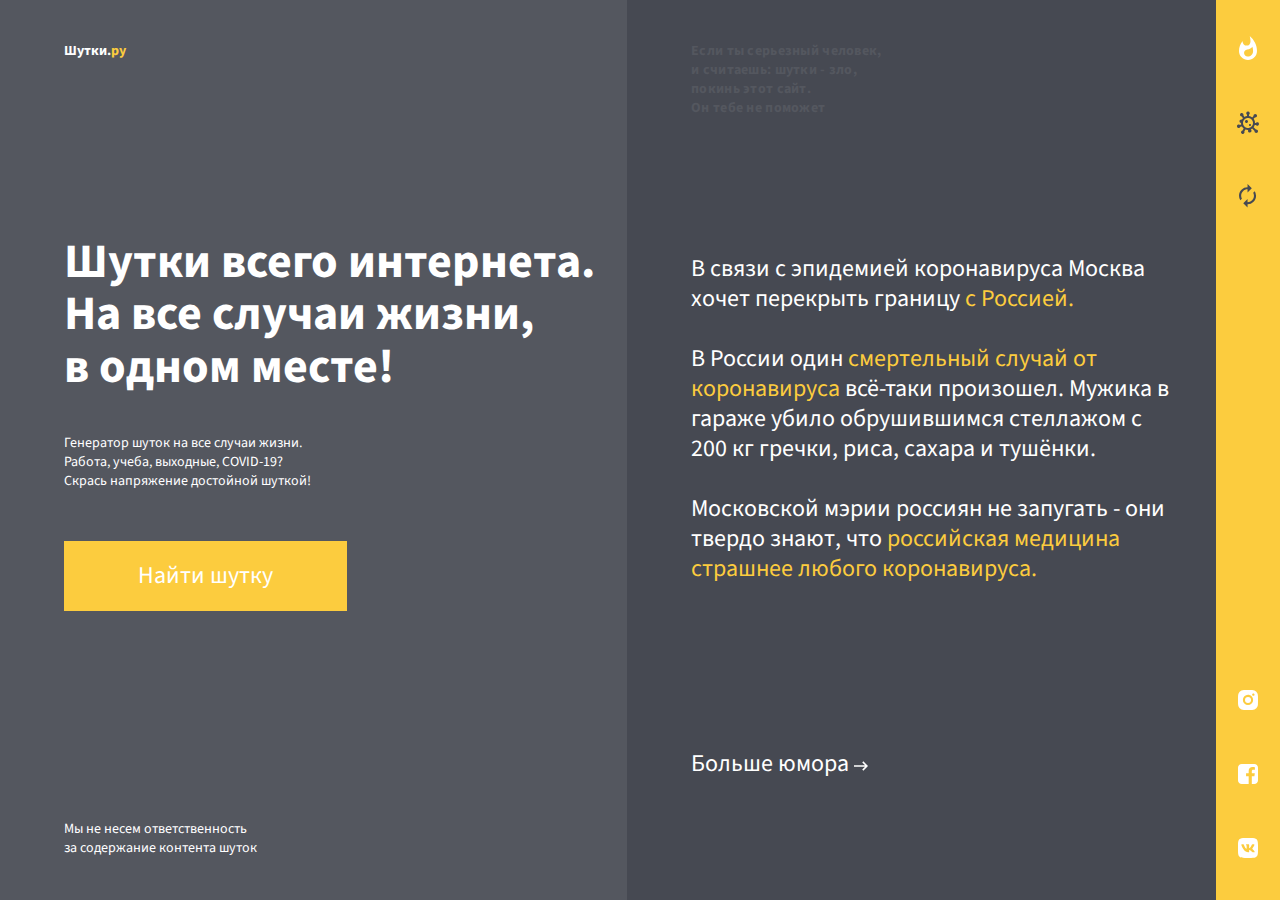
<file: index.html>
<!DOCTYPE html>
<html lang="en">
<head>
    <meta charset="UTF-8">
    <meta name="viewport" content="width=device-width, initial-scale=1.0">
    <title>Document</title>
    <link href="https://fonts.googleapis.com/css?family=Open+Sans:400,700|Source+Sans+Pro:400,700&display=swap&subset=cyrillic-ext" rel="stylesheet">
    <link rel="stylesheet" href="css/style.min.css">
</head>
<body>
    <div class="wrapper">
        <div class="main">
            <div class="leftside">
                <div class="leftside__logo">
                    Шутки.<span class="highlight">ру</span> 
                </div>
                <div class="leftside__content">
                    <h1>Шутки всего интернета.<br>
                        На все случаи жизни,<br>
                        в одном месте!
                    </h1>
                    <div class="leftside__description">
                        Генератор шуток на все случаи жизни.<br>
                        Работа, учеба, выходные, COVID-19?<br>
                        Скрась напряжение достойной шуткой!
                    </div>
                    <div class="leftside__button">
                        <a href="">Найти шутку</a>
                    </div>
                </div>
                <div class="leftside__responsibility">
                    Мы не несем ответственность<br>
                    за содержание контента шуток
                </div>
            </div>
            <div class="rightside">
                <div class="rightside__warning">
                    Если ты серьезный человек,<br>
                    и считаешь: шутки - зло,<br>
                    покинь этот сайт.<br>
                    Он тебе не поможет 
                </div>
                <div class="rightside__content">
                    <p class="rightside__joke">В связи с эпидемией коронавируса 
                        Москва хочет перекрыть границу 
                        <span class="highlight">с Россией.</span></p>
                    <p class="rightside__joke">В России один 
                        <span class="highlight">смертельный случай 
                            от коронавируса</span> всё-таки произошел.
                        Мужика в гараже убило обрушившимся 
                        стеллажом с 200 кг гречки, риса, 
                        сахара и тушёнки.</p>
                    <p class="rightside__joke">Московской мэрии россиян не запугать - 
                        они твердо знают, что <span class="highlight"> российская медицина 
                            страшнее любого коронавируса.</span></p>
                    <p class="rightside__joke"></p>
                </div>
                <div class="rightside__link">
                    <a href="jokes2.html">Больше юмора <svg width="14" height="10" viewBox="0 0 14 10" fill="none" xmlns="http://www.w3.org/2000/svg">
                        <path d="M0 4.23435H11.0104L8.23958 1.42706L9.33333 0.333313L14 4.99998L9.33333 9.66665L8.23958 8.5729L11.0104 5.7656H0V4.23435Z" fill="white"/>
                        </svg>
                        </a>
                </div>
            </div>
            <aside class="aside">
                <nav class="aside__navigation">
                    <ul>
                        <li>
                            <a href="#">
                                <img src="img/first.svg" alt="">
                            </a>    
                        </li>
                        <li>
                            <a href="#">
                                <img src="img/second.svg" alt="">
                            </a>
                        </li>
                        <li>
                            <a href="#">
                                <img src="img/third.svg" alt="">
                            </a>
                        </li>
                    </ul>
                </nav>
                <nav class="aside__links">
                    <ul>
                        <li>
                            <img src="img/instagram.svg" alt="">
                        </li>
                        <li>
                           <img src="img/facebook.svg" alt="">
                        </li>
                        <li>
                            <img src="img/vk.svg" alt=""> 
                        </li>
                    </ul>
                </nav>
            </aside>
        </div>
    </div>
    <script src="js/app.min.js"></script>
</body>
</html>
</file>
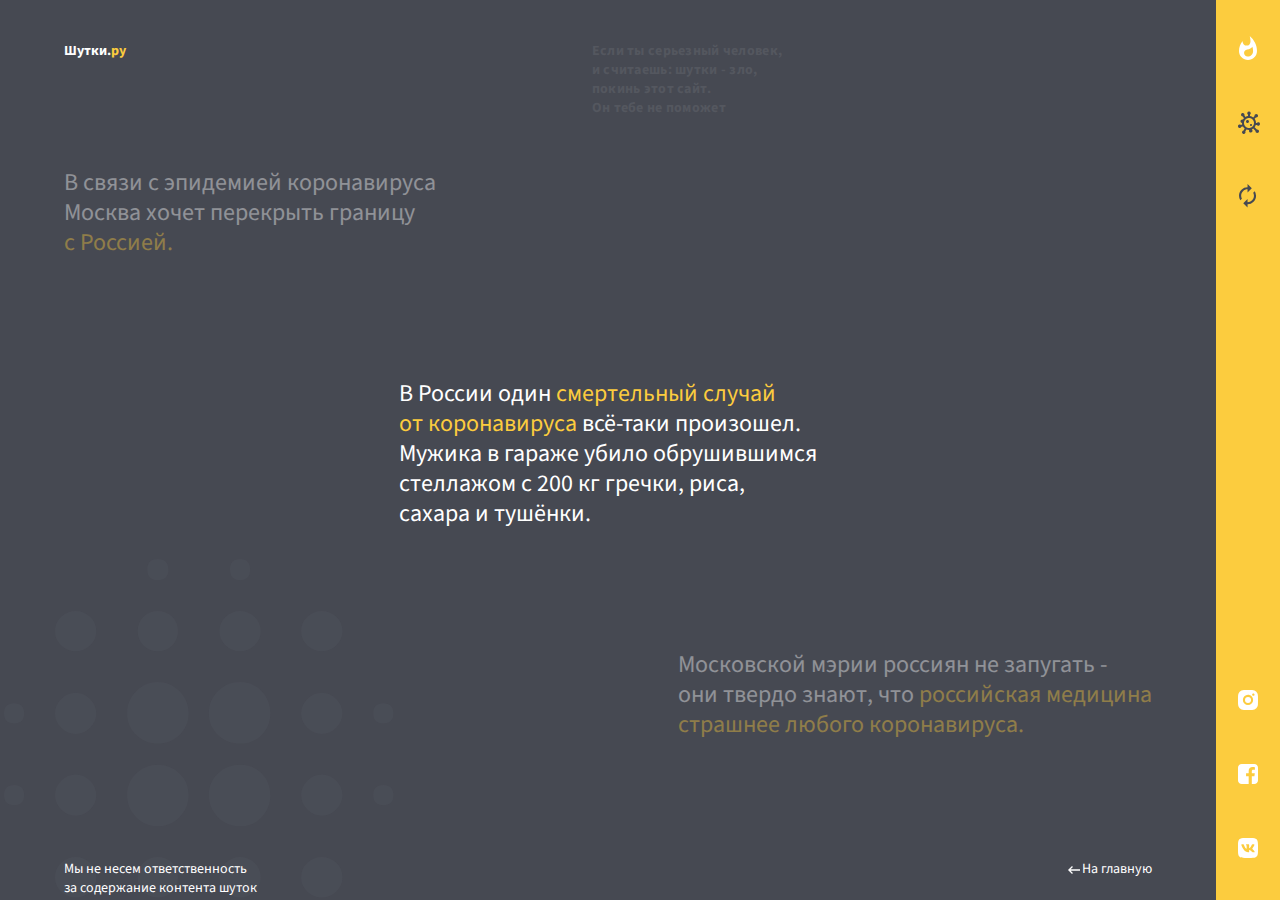
<file: jokes2.html>
<!DOCTYPE html>
<html lang="en">
<head>
    <meta charset="UTF-8">
    <meta name="viewport" content="width=device-width, initial-scale=1.0">
    <title>Document</title>
    <link href="https://fonts.googleapis.com/css?family=Open+Sans:400,700|Source+Sans+Pro:400,700&display=swap&subset=cyrillic-ext" rel="stylesheet">
    <link rel="stylesheet" href="css/style.min.css">
</head>
<body>
    <div class="wrapper">
        <div class="main">
            <div class="jokes">
                <div class="jokes__heading">
                    <div class="jokes__logo">
                        Шутки.<span class="highlight">ру</span> 
                    </div>
                    <div class="jokes__warning">
                        Если ты серьезный человек,<br>
                        и считаешь: шутки - зло,<br>
                        покинь этот сайт.<br>
                        Он тебе не поможет 
                    </div>
                </div>
                <div class="jokes__content">
                    <div id="joke1" class="joke">
                        <p>В связи с эпидемией коронавируса<br> 
                        Москва хочет перекрыть границу<br> 
                        <span class="highlight">с Россией.</span></p>
                    </div>
                    <div id="joke2" class="joke">
                        <p>В России один <span class="highlight">смертельный случай<br> 
                        от коронавируса</span> всё-таки произошел.<br>
                        Мужика в гараже убило обрушившимся<br> 
                        стеллажом с 200 кг гречки, риса,<br>
                        сахара и тушёнки.
                        </p>
                    </div>
                    <div id="joke3" class="joke">
                        <p>Московской мэрии россиян не запугать - <br>
                        они твердо знают, что <span class="highlight"> российская медицина<br> 
                        страшнее любого коронавируса.</span></p>
                    </div>
                </div>
                <div class="jokes__footer">
                    <div class="jokes__responsibility">
                        Мы не несем ответственность<br>
                        за содержание контента шуток
                    </div>
                    <div class="jokes__tomain">
                        <a href="home.html">
                            <svg width="14" height="14" viewBox="0 0 14 14" fill="none" xmlns="http://www.w3.org/2000/svg">
                                <g clip-path="url(#clip0)">
                                <path d="M14 7.76558L2.98958 7.76558L5.76042 10.5729L4.66667 11.6666L0 6.99996L4.66667 2.33329L5.76042 3.42704L2.98958 6.23433L14 6.23433V7.76558Z" fill="white"/>
                                </g>
                                <defs>
                                <clipPath id="clip0">
                                <rect x="14" y="14" width="14" height="14" transform="rotate(-180 14 14)" fill="white"/>
                                </clipPath>
                                </defs>
                                </svg>
                                
                            На главную</a>
                    </div> 
                </div>
            </div>
            <div class="aside">
                <nav class="aside__navigation">
                    <ul>
                        <li>
                            <a href="#">
                                <img src="img/first.svg" alt="">
                            </a>    
                        </li>
                        <li>
                            <a href="#">
                                <img src="img/second.svg" alt="">
                            </a>
                        </li>
                        <li>
                            <a href="#">
                                <img src="img/third.svg" alt="">
                            </a>
                        </li>
                    </ul>
                </nav>
                <nav class="aside__links">
                    <ul>
                        <li>
                            <img src="img/instagram.svg" alt="">
                        </li>
                        <li>
                           <img src="img/facebook.svg" alt="">
                        </li>
                        <li>
                            <img src="img/vk.svg" alt=""> 
                        </li>
                    </ul>
                </nav>
            </div>
        </div>
    </div>
    <script src="js/app.min.js"></script>
</body>
</html>
</file>
<file: css/style.min.css>
/*! normalize.css v8.0.1 | MIT License | github.com/necolas/normalize.css */html{line-height:1.15;-webkit-text-size-adjust:100%}body{margin:0}main{display:block}h1{font-size:2em;margin:.67em 0}hr{box-sizing:content-box;height:0;overflow:visible}pre{font-family:monospace,monospace;font-size:1em}a{background-color:transparent}abbr[title]{border-bottom:none;text-decoration:underline;text-decoration:underline dotted}b,strong{font-weight:bolder}code,kbd,samp{font-family:monospace,monospace;font-size:1em}small{font-size:80%}sub,sup{font-size:75%;line-height:0;position:relative;vertical-align:baseline}sub{bottom:-.25em}sup{top:-.5em}img{border-style:none}button,input,optgroup,select,textarea{font-family:inherit;font-size:100%;line-height:1.15;margin:0}button,input{overflow:visible}button,select{text-transform:none}[type=button],[type=reset],[type=submit],button{-webkit-appearance:button}[type=button]::-moz-focus-inner,[type=reset]::-moz-focus-inner,[type=submit]::-moz-focus-inner,button::-moz-focus-inner{border-style:none;padding:0}[type=button]:-moz-focusring,[type=reset]:-moz-focusring,[type=submit]:-moz-focusring,button:-moz-focusring{outline:ButtonText dotted 1px}fieldset{padding:.35em .75em .625em}legend{box-sizing:border-box;color:inherit;display:table;max-width:100%;padding:0;white-space:normal}progress{vertical-align:baseline}textarea{overflow:auto}[type=checkbox],[type=radio]{box-sizing:border-box;padding:0}[type=number]::-webkit-inner-spin-button,[type=number]::-webkit-outer-spin-button{height:auto}[type=search]{-webkit-appearance:textfield;outline-offset:-2px}[type=search]::-webkit-search-decoration{-webkit-appearance:none}::-webkit-file-upload-button{-webkit-appearance:button;font:inherit}details{display:block}summary{display:list-item}template{display:none}[hidden]{display:none}@font-face{font-family:swiper-icons;src:url("data:application/font-woff;charset=utf-8;base64, [base64]//wADZ2x5ZgAAAywAAADMAAAD2MHtryVoZWFkAAABbAAAADAAAAA2E2+eoWhoZWEAAAGcAAAAHwAAACQC9gDzaG10eAAAAigAAAAZAAAArgJkABFsb2NhAAAC0AAAAFoAAABaFQAUGG1heHAAAAG8AAAAHwAAACAAcABAbmFtZQAAA/gAAAE5AAACXvFdBwlwb3N0AAAFNAAAAGIAAACE5s74hXjaY2BkYGAAYpf5Hu/j+W2+MnAzMYDAzaX6QjD6/4//Bxj5GA8AuRwMYGkAPywL13jaY2BkYGA88P8Agx4j+/8fQDYfA1AEBWgDAIB2BOoAeNpjYGRgYNBh4GdgYgABEMnIABJzYNADCQAACWgAsQB42mNgYfzCOIGBlYGB0YcxjYGBwR1Kf2WQZGhhYGBiYGVmgAFGBiQQkOaawtDAoMBQxXjg/wEGPcYDDA4wNUA2CCgwsAAAO4EL6gAAeNpj2M0gyAACqxgGNWBkZ2D4/wMA+xkDdgAAAHjaY2BgYGaAYBkGRgYQiAHyGMF8FgYHIM3DwMHABGQrMOgyWDLEM1T9/w8UBfEMgLzE////P/5//f/V/xv+r4eaAAeMbAxwIUYmIMHEgKYAYjUcsDAwsLKxc3BycfPw8jEQA/[base64]/uznmfPFBNODM2K7MTQ45YEAZqGP81AmGGcF3iPqOop0r1SPTaTbVkfUe4HXj97wYE+yNwWYxwWu4v1ugWHgo3S1XdZEVqWM7ET0cfnLGxWfkgR42o2PvWrDMBSFj/IHLaF0zKjRgdiVMwScNRAoWUoH78Y2icB/yIY09An6AH2Bdu/UB+yxopYshQiEvnvu0dURgDt8QeC8PDw7Fpji3fEA4z/PEJ6YOB5hKh4dj3EvXhxPqH/SKUY3rJ7srZ4FZnh1PMAtPhwP6fl2PMJMPDgeQ4rY8YT6Gzao0eAEA409DuggmTnFnOcSCiEiLMgxCiTI6Cq5DZUd3Qmp10vO0LaLTd2cjN4fOumlc7lUYbSQcZFkutRG7g6JKZKy0RmdLY680CDnEJ+UMkpFFe1RN7nxdVpXrC4aTtnaurOnYercZg2YVmLN/d/gczfEimrE/fs/bOuq29Zmn8tloORaXgZgGa78yO9/cnXm2BpaGvq25Dv9S4E9+5SIc9PqupJKhYFSSl47+Qcr1mYNAAAAeNptw0cKwkAAAMDZJA8Q7OUJvkLsPfZ6zFVERPy8qHh2YER+3i/BP83vIBLLySsoKimrqKqpa2hp6+jq6RsYGhmbmJqZSy0sraxtbO3sHRydnEMU4uR6yx7JJXveP7WrDycAAAAAAAH//wACeNpjYGRgYOABYhkgZgJCZgZNBkYGLQZtIJsFLMYAAAw3ALgAeNolizEKgDAQBCchRbC2sFER0YD6qVQiBCv/H9ezGI6Z5XBAw8CBK/m5iQQVauVbXLnOrMZv2oLdKFa8Pjuru2hJzGabmOSLzNMzvutpB3N42mNgZGBg4GKQYzBhYMxJLMlj4GBgAYow/P/PAJJhLM6sSoWKfWCAAwDAjgbRAAB42mNgYGBkAIIbCZo5IPrmUn0hGA0AO8EFTQAA") format("woff");font-weight:400;font-style:normal}:root{--swiper-theme-color:#007aff}.swiper-container{margin-left:auto;margin-right:auto;position:relative;overflow:hidden;list-style:none;padding:0;z-index:1}.swiper-container-vertical>.swiper-wrapper{flex-direction:column}.swiper-wrapper{position:relative;width:100%;height:100%;z-index:1;display:flex;transition-property:transform;box-sizing:content-box}.swiper-container-android .swiper-slide,.swiper-wrapper{transform:translate3d(0,0,0)}.swiper-container-multirow>.swiper-wrapper{flex-wrap:wrap}.swiper-container-multirow-column>.swiper-wrapper{flex-wrap:wrap;flex-direction:column}.swiper-container-free-mode>.swiper-wrapper{transition-timing-function:ease-out;margin:0 auto}.swiper-slide{flex-shrink:0;width:100%;height:100%;position:relative;transition-property:transform}.swiper-slide-invisible-blank{visibility:hidden}.swiper-container-autoheight,.swiper-container-autoheight .swiper-slide{height:auto}.swiper-container-autoheight .swiper-wrapper{align-items:flex-start;transition-property:transform,height}.swiper-container-3d{perspective:1200px}.swiper-container-3d .swiper-cube-shadow,.swiper-container-3d .swiper-slide,.swiper-container-3d .swiper-slide-shadow-bottom,.swiper-container-3d .swiper-slide-shadow-left,.swiper-container-3d .swiper-slide-shadow-right,.swiper-container-3d .swiper-slide-shadow-top,.swiper-container-3d .swiper-wrapper{transform-style:preserve-3d}.swiper-container-3d .swiper-slide-shadow-bottom,.swiper-container-3d .swiper-slide-shadow-left,.swiper-container-3d .swiper-slide-shadow-right,.swiper-container-3d .swiper-slide-shadow-top{position:absolute;left:0;top:0;width:100%;height:100%;pointer-events:none;z-index:10}.swiper-container-3d .swiper-slide-shadow-left{background-image:linear-gradient(to left,rgba(0,0,0,.5),rgba(0,0,0,0))}.swiper-container-3d .swiper-slide-shadow-right{background-image:linear-gradient(to right,rgba(0,0,0,.5),rgba(0,0,0,0))}.swiper-container-3d .swiper-slide-shadow-top{background-image:linear-gradient(to top,rgba(0,0,0,.5),rgba(0,0,0,0))}.swiper-container-3d .swiper-slide-shadow-bottom{background-image:linear-gradient(to bottom,rgba(0,0,0,.5),rgba(0,0,0,0))}.swiper-container-css-mode>.swiper-wrapper{overflow:auto;scrollbar-width:none;-ms-overflow-style:none}.swiper-container-css-mode>.swiper-wrapper::-webkit-scrollbar{display:none}.swiper-container-css-mode>.swiper-wrapper>.swiper-slide{scroll-snap-align:start start}.swiper-container-horizontal.swiper-container-css-mode>.swiper-wrapper{scroll-snap-type:x mandatory}.swiper-container-vertical.swiper-container-css-mode>.swiper-wrapper{scroll-snap-type:y mandatory}:root{--swiper-navigation-size:44px}.swiper-button-next,.swiper-button-prev{position:absolute;top:50%;width:calc(var(--swiper-navigation-size)/ 44 * 27);height:var(--swiper-navigation-size);margin-top:calc(-1 * var(--swiper-navigation-size)/ 2);z-index:10;cursor:pointer;display:flex;align-items:center;justify-content:center;color:var(--swiper-navigation-color,var(--swiper-theme-color))}.swiper-button-next.swiper-button-disabled,.swiper-button-prev.swiper-button-disabled{opacity:.35;cursor:auto;pointer-events:none}.swiper-button-next:after,.swiper-button-prev:after{font-family:swiper-icons;font-size:var(--swiper-navigation-size);text-transform:none!important;letter-spacing:0;text-transform:none;font-variant:initial}.swiper-button-prev,.swiper-container-rtl .swiper-button-next{left:10px;right:auto}.swiper-button-prev:after,.swiper-container-rtl .swiper-button-next:after{content:'prev'}.swiper-button-next,.swiper-container-rtl .swiper-button-prev{right:10px;left:auto}.swiper-button-next:after,.swiper-container-rtl .swiper-button-prev:after{content:'next'}.swiper-button-next.swiper-button-white,.swiper-button-prev.swiper-button-white{--swiper-navigation-color:#ffffff}.swiper-button-next.swiper-button-black,.swiper-button-prev.swiper-button-black{--swiper-navigation-color:#000000}.swiper-button-lock{display:none}.swiper-pagination{position:absolute;text-align:center;transition:opacity .3s;transform:translate3d(0,0,0);z-index:10}.swiper-pagination.swiper-pagination-hidden{opacity:0}.swiper-container-horizontal>.swiper-pagination-bullets,.swiper-pagination-custom,.swiper-pagination-fraction{bottom:10px;left:0;width:100%}.swiper-pagination-bullets-dynamic{overflow:hidden;font-size:0}.swiper-pagination-bullets-dynamic .swiper-pagination-bullet{transform:scale(.33);position:relative}.swiper-pagination-bullets-dynamic .swiper-pagination-bullet-active{transform:scale(1)}.swiper-pagination-bullets-dynamic .swiper-pagination-bullet-active-main{transform:scale(1)}.swiper-pagination-bullets-dynamic .swiper-pagination-bullet-active-prev{transform:scale(.66)}.swiper-pagination-bullets-dynamic .swiper-pagination-bullet-active-prev-prev{transform:scale(.33)}.swiper-pagination-bullets-dynamic .swiper-pagination-bullet-active-next{transform:scale(.66)}.swiper-pagination-bullets-dynamic .swiper-pagination-bullet-active-next-next{transform:scale(.33)}.swiper-pagination-bullet{width:8px;height:8px;display:inline-block;border-radius:100%;background:#000;opacity:.2}button.swiper-pagination-bullet{border:none;margin:0;padding:0;box-shadow:none;-webkit-appearance:none;-moz-appearance:none;appearance:none}.swiper-pagination-clickable .swiper-pagination-bullet{cursor:pointer}.swiper-pagination-bullet-active{opacity:1;background:var(--swiper-pagination-color,var(--swiper-theme-color))}.swiper-container-vertical>.swiper-pagination-bullets{right:10px;top:50%;transform:translate3d(0,-50%,0)}.swiper-container-vertical>.swiper-pagination-bullets .swiper-pagination-bullet{margin:6px 0;display:block}.swiper-container-vertical>.swiper-pagination-bullets.swiper-pagination-bullets-dynamic{top:50%;transform:translateY(-50%);width:8px}.swiper-container-vertical>.swiper-pagination-bullets.swiper-pagination-bullets-dynamic .swiper-pagination-bullet{display:inline-block;transition:transform .2s,top .2s}.swiper-container-horizontal>.swiper-pagination-bullets .swiper-pagination-bullet{margin:0 4px}.swiper-container-horizontal>.swiper-pagination-bullets.swiper-pagination-bullets-dynamic{left:50%;transform:translateX(-50%);white-space:nowrap}.swiper-container-horizontal>.swiper-pagination-bullets.swiper-pagination-bullets-dynamic .swiper-pagination-bullet{transition:transform .2s,left .2s}.swiper-container-horizontal.swiper-container-rtl>.swiper-pagination-bullets-dynamic .swiper-pagination-bullet{transition:transform .2s,right .2s}.swiper-pagination-progressbar{background:rgba(0,0,0,.25);position:absolute}.swiper-pagination-progressbar .swiper-pagination-progressbar-fill{background:var(--swiper-pagination-color,var(--swiper-theme-color));position:absolute;left:0;top:0;width:100%;height:100%;transform:scale(0);transform-origin:left top}.swiper-container-rtl .swiper-pagination-progressbar .swiper-pagination-progressbar-fill{transform-origin:right top}.swiper-container-horizontal>.swiper-pagination-progressbar,.swiper-container-vertical>.swiper-pagination-progressbar.swiper-pagination-progressbar-opposite{width:100%;height:4px;left:0;top:0}.swiper-container-horizontal>.swiper-pagination-progressbar.swiper-pagination-progressbar-opposite,.swiper-container-vertical>.swiper-pagination-progressbar{width:4px;height:100%;left:0;top:0}.swiper-pagination-white{--swiper-pagination-color:#ffffff}.swiper-pagination-black{--swiper-pagination-color:#000000}.swiper-pagination-lock{display:none}.swiper-scrollbar{border-radius:10px;position:relative;-ms-touch-action:none;background:rgba(0,0,0,.1)}.swiper-container-horizontal>.swiper-scrollbar{position:absolute;left:1%;bottom:3px;z-index:50;height:5px;width:98%}.swiper-container-vertical>.swiper-scrollbar{position:absolute;right:3px;top:1%;z-index:50;width:5px;height:98%}.swiper-scrollbar-drag{height:100%;width:100%;position:relative;background:rgba(0,0,0,.5);border-radius:10px;left:0;top:0}.swiper-scrollbar-cursor-drag{cursor:move}.swiper-scrollbar-lock{display:none}.swiper-zoom-container{width:100%;height:100%;display:flex;justify-content:center;align-items:center;text-align:center}.swiper-zoom-container>canvas,.swiper-zoom-container>img,.swiper-zoom-container>svg{max-width:100%;max-height:100%;object-fit:contain}.swiper-slide-zoomed{cursor:move}.swiper-lazy-preloader{width:42px;height:42px;position:absolute;left:50%;top:50%;margin-left:-21px;margin-top:-21px;z-index:10;transform-origin:50%;animation:1s linear infinite swiper-preloader-spin;box-sizing:border-box;border:4px solid var(--swiper-preloader-color,var(--swiper-theme-color));border-radius:50%;border-top-color:transparent}.swiper-lazy-preloader-white{--swiper-preloader-color:#fff}.swiper-lazy-preloader-black{--swiper-preloader-color:#000}@keyframes swiper-preloader-spin{100%{transform:rotate(360deg)}}.swiper-container .swiper-notification{position:absolute;left:0;top:0;pointer-events:none;opacity:0;z-index:-1000}.swiper-container-fade.swiper-container-free-mode .swiper-slide{transition-timing-function:ease-out}.swiper-container-fade .swiper-slide{pointer-events:none;transition-property:opacity}.swiper-container-fade .swiper-slide .swiper-slide{pointer-events:none}.swiper-container-fade .swiper-slide-active,.swiper-container-fade .swiper-slide-active .swiper-slide-active{pointer-events:auto}.swiper-container-cube{overflow:visible}.swiper-container-cube .swiper-slide{pointer-events:none;-webkit-backface-visibility:hidden;backface-visibility:hidden;z-index:1;visibility:hidden;transform-origin:0 0;width:100%;height:100%}.swiper-container-cube .swiper-slide .swiper-slide{pointer-events:none}.swiper-container-cube.swiper-container-rtl .swiper-slide{transform-origin:100% 0}.swiper-container-cube .swiper-slide-active,.swiper-container-cube .swiper-slide-active .swiper-slide-active{pointer-events:auto}.swiper-container-cube .swiper-slide-active,.swiper-container-cube .swiper-slide-next,.swiper-container-cube .swiper-slide-next+.swiper-slide,.swiper-container-cube .swiper-slide-prev{pointer-events:auto;visibility:visible}.swiper-container-cube .swiper-slide-shadow-bottom,.swiper-container-cube .swiper-slide-shadow-left,.swiper-container-cube .swiper-slide-shadow-right,.swiper-container-cube .swiper-slide-shadow-top{z-index:0;-webkit-backface-visibility:hidden;backface-visibility:hidden}.swiper-container-cube .swiper-cube-shadow{position:absolute;left:0;bottom:0;width:100%;height:100%;background:#000;opacity:.6;-webkit-filter:blur(50px);filter:blur(50px);z-index:0}.swiper-container-flip{overflow:visible}.swiper-container-flip .swiper-slide{pointer-events:none;-webkit-backface-visibility:hidden;backface-visibility:hidden;z-index:1}.swiper-container-flip .swiper-slide .swiper-slide{pointer-events:none}.swiper-container-flip .swiper-slide-active,.swiper-container-flip .swiper-slide-active .swiper-slide-active{pointer-events:auto}.swiper-container-flip .swiper-slide-shadow-bottom,.swiper-container-flip .swiper-slide-shadow-left,.swiper-container-flip .swiper-slide-shadow-right,.swiper-container-flip .swiper-slide-shadow-top{z-index:0;-webkit-backface-visibility:hidden;backface-visibility:hidden}*{-webkit-box-sizing:border-box;box-sizing:border-box;margin:0}body{margin:0;font-family:'Source Sans Pro',sans-serif;color:#fff;font-size:24px;line-height:30px;font-weight:400}h1{font-size:48px;font-weight:700;line-height:110%;margin-top:70px;margin-bottom:0}a{text-decoration:none;color:#fff}ul{padding:0}li{list-style:none}.main{display:-webkit-box;display:-ms-flexbox;display:flex;width:100%;height:100vh}.highlight{color:#fccc3e}.leftside{background-color:#54575f;padding:3.3% 0 3.3% 5%;width:49%;display:-webkit-box;display:-ms-flexbox;display:flex;-ms-flex-wrap:wrap;flex-wrap:wrap}.leftside h1{-ms-flex-item-align:center;align-self:center}.leftside__logo{font-size:14px;line-height:19px;font-weight:700;width:100%}.leftside__button{padding:20px 74px;background-color:#fccc3e;display:inline-block;-webkit-transition:.24s;transition:.24s;cursor:pointer}.leftside__button:hover{background-color:#464952}.leftside__button:hover a{color:#fccc3e}.leftside__description,.leftside__responsibility{font-size:14px;line-height:19px;width:100%}.leftside__description{margin:40px 0 50px}.leftside__responsibility{-ms-flex-item-align:end;align-self:flex-end}.rightside{background-color:#464952;padding:3.3% 0 0 5%;width:46%;max-width:100%;display:-webkit-box;display:-ms-flexbox;display:flex;-ms-flex-wrap:wrap;flex-wrap:wrap}.rightside__content{width:100%}.rightside__warning{font-size:14px;line-height:19px;font-weight:700;color:#54575f;letter-spacing:.02em}.rightside__joke{max-width:478px;padding:15px 0}.rightside__link a{-webkit-transition:.24s;transition:.24s}.rightside__link a:hover{color:#fccc3e}.aside{width:5%;background-color:#fccc3e;display:-webkit-box;display:-ms-flexbox;display:flex;-webkit-box-orient:vertical;-webkit-box-direction:normal;-ms-flex-direction:column;flex-direction:column;-webkit-box-pack:justify;-ms-flex-pack:justify;justify-content:space-between}.aside__navigation{padding-top:15px}.aside__navigation ul li{-webkit-transition:.24s;transition:.24s}.aside__navigation ul li:hover{background-color:#464952}.aside__navigation ul li a svg{fill:#54575f}.aside #aside__btn1{-webkit-mask-image:url(../img/first.svg);mask-image:url(../img/first.svg)}.aside #aside__btn2{-webkit-mask-image:url(../img/second.svg);mask-image:url(../img/second.svg)}.aside #aside__btn3{-webkit-mask-image:url(../img/third.svg);mask-image:url(../img/third.svg)}.aside__links{padding-bottom:15px}.aside ul li{cursor:pointer;width:100%;height:74px;display:-webkit-box;display:-ms-flexbox;display:flex;-webkit-box-pack:center;-ms-flex-pack:center;justify-content:center;-webkit-box-align:center;-ms-flex-align:center;align-items:center}.jokes{width:95%;background-color:#464952;padding:3.3% 5%;background-image:url(../img/zmdi_blur.svg);background-position:left bottom;background-repeat:no-repeat}.jokes__logo{font-size:14px;line-height:19px;font-weight:700;float:left}.jokes__heading{max-width:66%}.jokes__heading:after{content:'';display:table;clear:both}.jokes__warning{font-size:14px;line-height:19px;font-weight:700;color:#54575f;letter-spacing:.02em;float:right}.jokes__content{display:-webkit-box;display:-ms-flexbox;display:flex;-ms-flex-wrap:wrap;flex-wrap:wrap;height:91%;padding-top:50px}.jokes__footer{display:-webkit-box;display:-ms-flexbox;display:flex;width:100%;-webkit-box-pack:justify;-ms-flex-pack:justify;justify-content:space-between}.jokes__responsibility{font-size:14px;line-height:19px}.jokes__tomain{font-size:14px;line-height:19px}.jokes__tomain a{display:-webkit-box;display:-ms-flexbox;display:flex;-webkit-box-align:center;-ms-flex-align:center;align-items:center;-webkit-transition:.24s;transition:.24s;cursor:pointer}.jokes__tomain a svg{padding-right:2px}.jokes__tomain a:hover{color:#fccc3e}.joke{display:-webkit-box;display:-ms-flexbox;display:flex;width:100%}#joke1{opacity:.4}#joke2{-webkit-box-pack:center;-ms-flex-pack:center;justify-content:center}#joke3{opacity:.4;-webkit-box-pack:end;-ms-flex-pack:end;justify-content:flex-end}@media screen and (max-width:768px){h1{font-size:24px}.main{-ms-flex-wrap:wrap;flex-wrap:wrap}.leftside{width:100%;height:45vh}.leftside__button{padding:15px 40px;font-size:12px;line-height:16px}.leftside__content{width:100%;display:-webkit-box;display:-ms-flexbox;display:flex;-ms-flex-wrap:wrap;flex-wrap:wrap}.leftside__description,.leftside__responsibility{font-size:12px;line-height:16px}.rightside{width:100%;height:45vh}.rightside__warning{display:none}.rightside__joke{font-size:14px;line-height:18px}.aside{width:100%;height:10vh}.aside__navigation ul{display:-webkit-box;display:-ms-flexbox;display:flex}.aside__links{display:none}.jokes{width:100%;height:90vh}.jokes__warning{display:none}.jokes__footer{padding-bottom:10px}.joke{font-size:14px;line-height:18px}#joke2{-webkit-box-pack:start;-ms-flex-pack:start;justify-content:flex-start}#joke3{-webkit-box-pack:start;-ms-flex-pack:start;justify-content:flex-start}}
</file>
